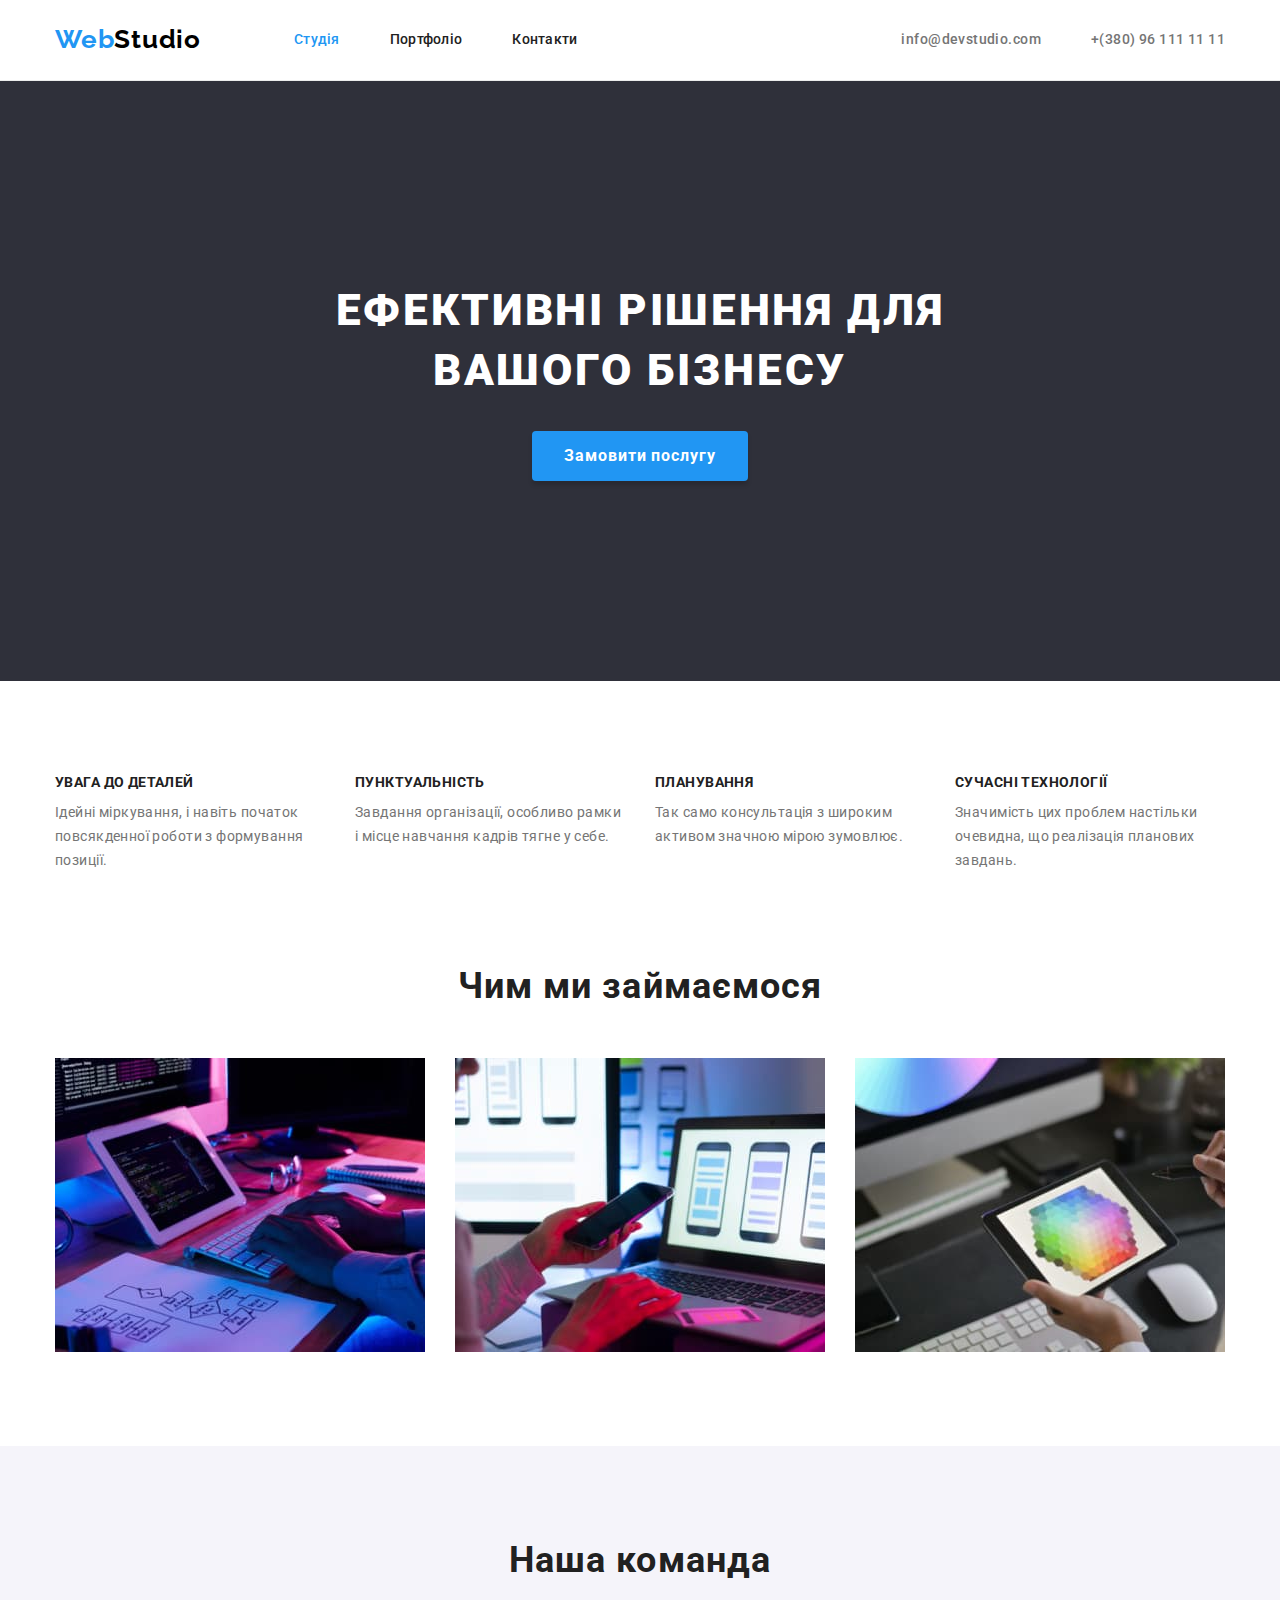
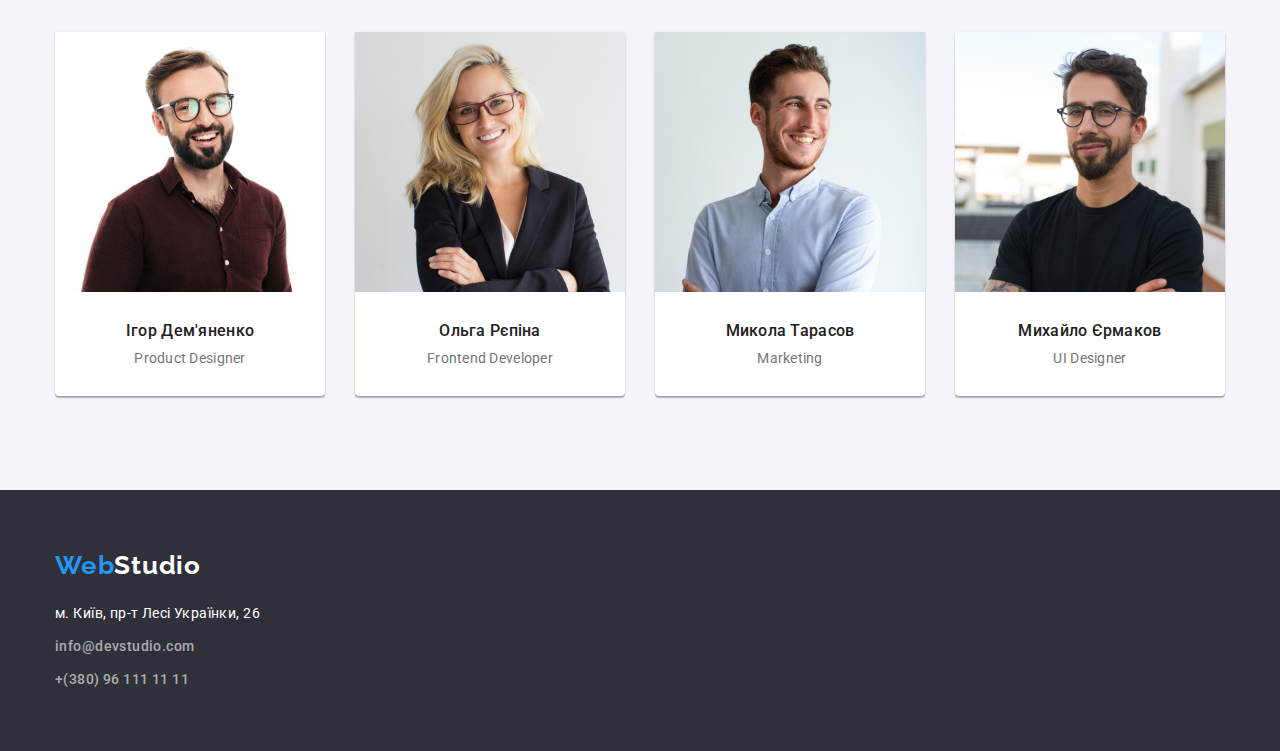
<file: index.html>
<!DOCTYPE html>
<html lang="uk">

<head>
    <meta charset="UTF-8" />
    <meta http-equiv="X-UA-Compatible" content="IE=edge" />
    <meta name="viewport" content="width=device-width, initial-scale=1.0" />
    <title>Web Studio</title>
    <link rel="preconnect" href="https://fonts.googleapis.com" />
    <link rel="preconnect" href="https://fonts.gstatic.com" crossorigin />
    <link href="https://fonts.googleapis.com/css2?family=Raleway:wght@700&family=Roboto:wght@400;500;700;900&display=swap" rel="stylesheet" />

    <link rel="stylesheet" href="https://cdnjs.cloudflare.com/ajax/libs/modern-normalize/1.1.0/modern-normalize.min.css" />

    <link rel="stylesheet" href="./css/styles.css" />
</head>

<body>
    <header class="header">
        <div class="container header-nav">
            <nav class="page-nav">
                <!--Лого-->
                <a href="/" class="logo"> <span class="accent">Web</span>Studio</a>
                <!--Навігація-->
                <ul class="page-links list">
                    <li class="item"><a href="./index.html" class="link active">Студія</a></li>
                    <li class="item"><a href="./portfolio.html" class="link">Портфоліо</a></li>
                    <li class="item"><a href="" class="link">Контакти</a></li>
                </ul>
            </nav>
            <!--Контактна інформація-->
            <ul class="contacts list">
                <li class="item"><a href="mailto:info@devstudio.com" class="e-mail">info@devstudio.com</a></li>
                <li class="item"><a href="tel:+380961111111" class="ph-number">+(380) 96 111 11 11</a></li>
            </ul>
        </div>
    </header>


    <main>
        <!--Хіро-->
        <section class="hero">
            <div class="container">
                <h1 class="hero-title">Ефективні рішення для вашого бізнесу</h1>
                <button type="button" class="button primary">Замовити послугу</button>
            </div>

        </section>
        <!--Особливості-->
        <section class="feature-section section">
            <div class="container">
                <h2 class="feature-title visually-hidden">Особливості</h2>
                <ul class="feature-list list">
                    <li class="feauters item">
                        <h3 class="title">УВАГА ДО ДЕТАЛЕЙ</h3>
                        <p class="text">
                            Ідейні міркування, і навіть початок повсякденної роботи з формування позиції.
                        </p>
                    </li>
                    <li class="feauters item">
                        <h3 class="title">ПУНКТУАЛЬНІСТЬ</h3>
                        <p class="text">
                            Завдання організації, особливо рамки і місце навчання кадрів тягне у себе.
                        </p>
                    </li>
                    <li class="feauters item">
                        <h3 class="title">ПЛАНУВАННЯ</h3>
                        <p class="text">Так само консультація з широким активом значною мірою зумовлює.</p>
                    </li>
                    <li class="feauters item">
                        <h3 class="title">СУЧАСНІ ТЕХНОЛОГІЇ</h3>
                        <p class="text">
                            Значимість цих проблем настільки очевидна, що реалізація планових завдань.
                        </p>
                    </li>
                </ul>
            </div>
        </section>
        <section class="specialisation-section section">
            <div class="container">
                <h2 class="section-title">Чим ми займаємося</h2>
                <ul class="list specialisation">
                    <li class="item"><img class="img" src=" ./images/box-image-1.jpg" alt="програмування" width="370" height="294" /></li>
                    <li class="item"><img class="img" src="./images/box-image-2.jpg" alt="тестування" width="370" height="294" /></li>
                    <li class="item"><img class="img" src="./images/box-image-3.jpg" alt="дизайн" width="370" height="294" /></li>
                </ul>
            </div>

        </section>
        <section class="section section-team">
            <div class="container ">
                <!--Наша команда-->
                <h2 class="section-title">Наша команда</h2>
                <ul class="cards list">
                    <li class="card item">
                        <img class="card-img img" src=" ./images/img-team-1.jpg " alt="учасник команди " width="270 " />
                        <div class="card-container">
                            <h3 class="card-title ">Ігор Дем'яненко</h3>
                            <p class="card-text ">Product Designer</p>
                        </div>
                    </li>
                    <li class="card item ">
                        <img class="card-img img" src="./images/img-team-2.jpg " alt="учасник команди " width="270 " />
                        <div class="card-container">
                            <h3 class="card-title ">Ольга Рєпіна</h3>
                            <p class="card-text ">Frontend Developer</p>
                        </div>
                    </li>

                    <li class="card item">
                        <img class="card-img img" src="./images/img-team-3.jpg " alt="учасник команди " width="270 " />
                        <div class="card-container">
                            <h3 class="card-title">Микола Тарасов</h3>
                            <p class="card-text">Marketing</p>
                        </div>
                    </li>
                    <li class="card item ">
                        <img class="card-img img" src="./images/img-team-4.jpg " alt="учасник команди " width="270 " />
                        <div class="card-container">
                            <h3 class="card-title">Михайло Єрмаков</h3>
                            <p class="card-text">UI Designer</p>
                        </div>
                    </li>
                </ul>
            </div>
        </section>

    </main>

    <footer>
        <div class="container ">
            <!-- Футер -->
            <a href="/ " class="logo footer "><span class="accent ">Web</span>Studio</a>
            <address>
            <span class="address ">м. Київ, пр-т Лесі Українки, 26</span>
            <ul class="contacts footer list ">
              <li class="contact-footer"><a href="mailto:info@devstudio.com " class="e-mail footer">info@devstudio.com</a></li>
              <li><a href="tel:+380961111111 " class="ph-number footer ">+(380) 96 111 11 11</a></li>
            </ul>
          </address>
        </div>
    </footer>
</body>

</html>
</file>
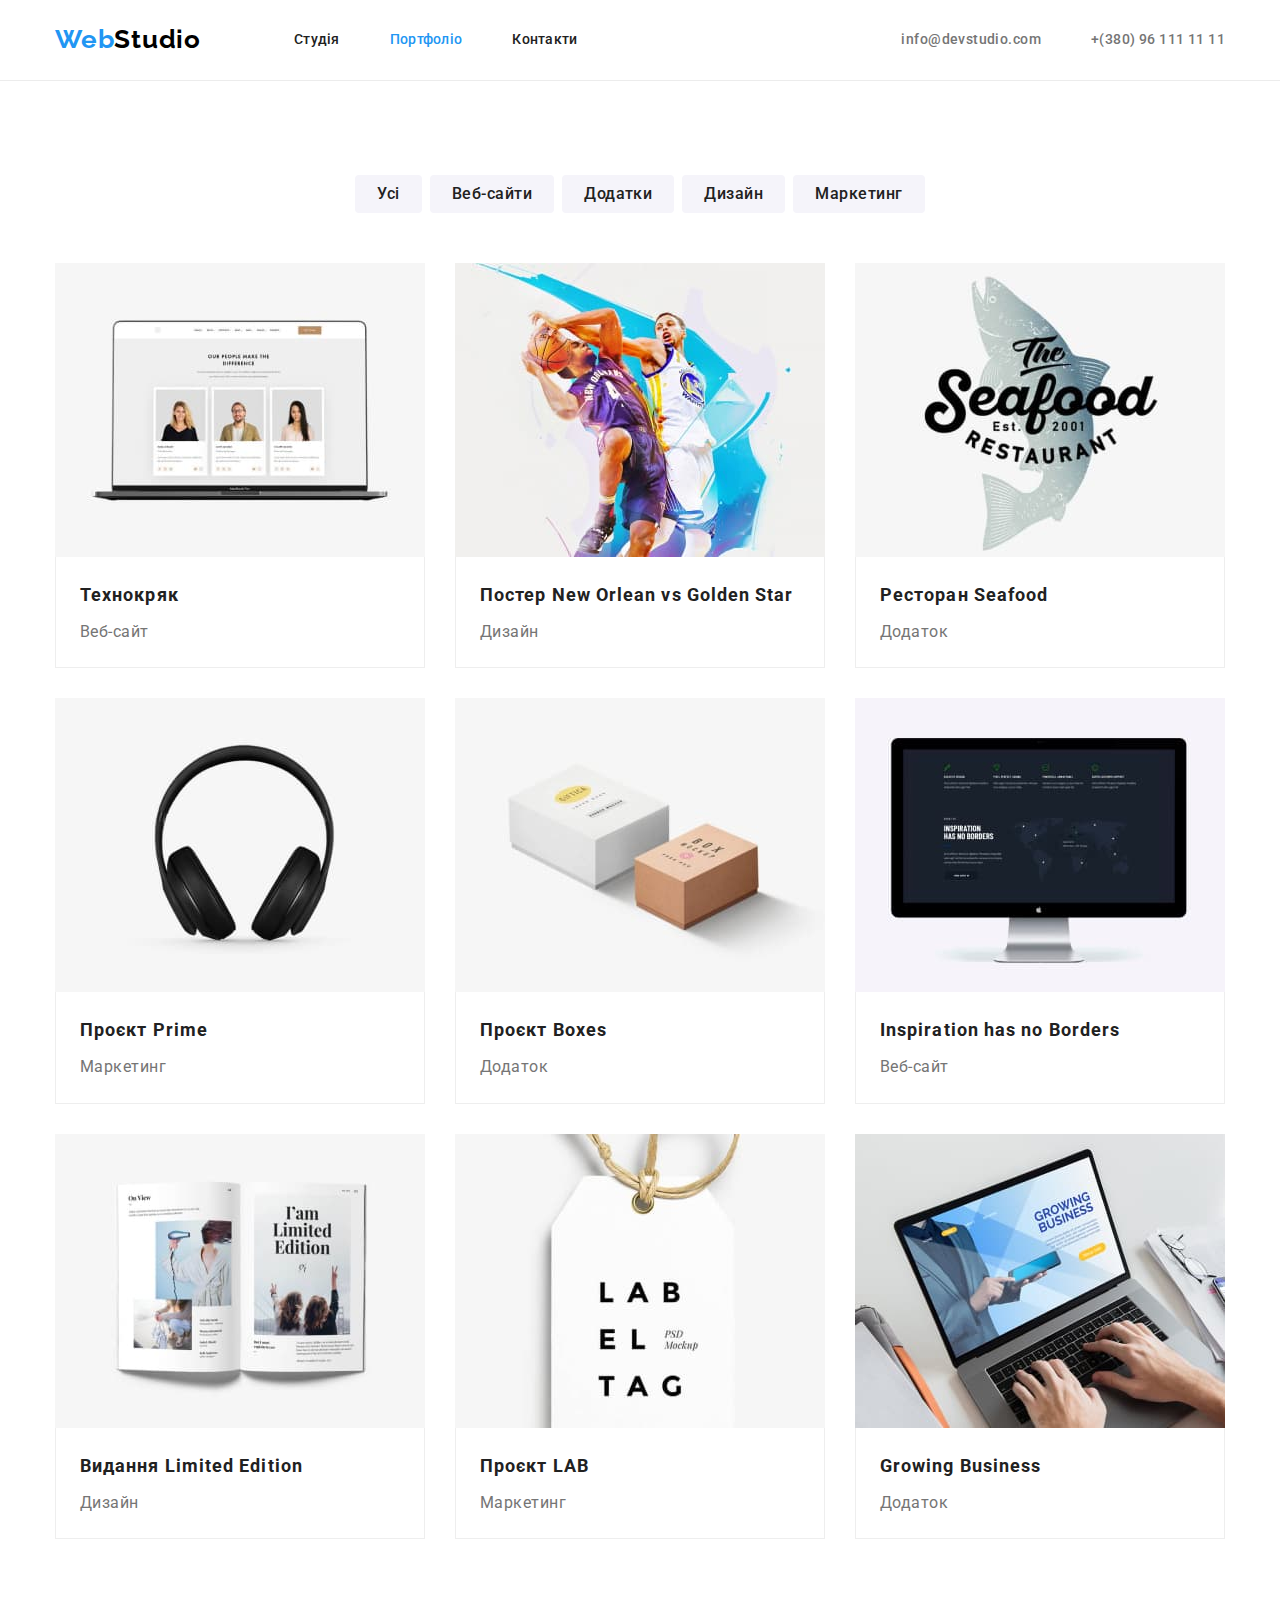
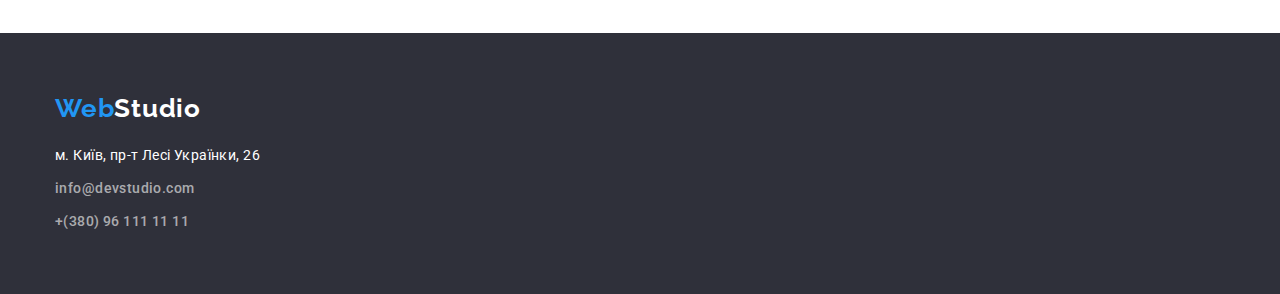
<file: portfolio.html>
<!DOCTYPE html>
<html lang="uk">

<head>
    <meta charset="UTF-8" />
    <meta http-equiv="X-UA-Compatible" content="IE=edge" />
    <meta name="viewport" content="width=device-width, initial-scale=1.0" />
    <title>Web Studio</title>
    <link rel="preconnect" href="https://fonts.googleapis.com" />
    <link rel="preconnect" href="https://fonts.gstatic.com" crossorigin />
    <link href="https://fonts.googleapis.com/css2?family=Raleway:wght@700&family=Roboto:wght@400;500;700;900&display=swap" rel="stylesheet" />

    <link rel="stylesheet" href="https://cdnjs.cloudflare.com/ajax/libs/modern-normalize/1.1.0/modern-normalize.min.css" />

    <link rel="stylesheet" href="./css/styles.css" />
</head>

<body>
    <header class="header portfolio">
        <div class="container header-nav">
            <nav class="page-nav">
                <!--Лого-->
                <a href="/" class="logo"> <span class="accent">Web</span>Studio</a>
                <!--Навігація-->
                <ul class="page-links list">
                    <li class="item"><a href="./index.html" class="link">Студія</a></li>
                    <li class="item"><a href="./portfolio.html" class="link active">Портфоліо</a></li>
                    <li class="item"><a href="" class="link">Контакти</a></li>
                </ul>
            </nav>
            <!--Контактна інформація-->
            <ul class="contacts list">
                <li class="item"><a href="mailto:info@devstudio.com" class="e-mail">info@devstudio.com</a></li>
                <li class="item"><a href="tel:+380961111111" class="ph-number">+(380) 96 111 11 11</a></li>
            </ul>
        </div>
    </header>
    <main>

        <section class="portfolio section">
            <div class="container">
                <h1 class="title visually-hidden">Список наших робіт</h1>
                <!--Фільтр-->
                <ul class="filter list">
                    <li class="item"><button type="button" class="filter-button">Усі</button></li>
                    <li class="item"><button type="button" class="filter-button">Веб-сайти</button></li>
                    <li class="item"><button type="button" class="filter-button">Додатки</button></li>
                    <li class="item"><button type="button" class="filter-button">Дизайн</button></li>
                    <li class="item"><button type="button" class="filter-button">Маркетинг</button></li>
                </ul>

                <!--Проекти-->
                <ul class="portfolio-list list">
                    <li class="portfolio-item item">
                        <a href="" class="portfolio-link"><img class="img" src="./images/portfolio-img-1.jpg" alt="технокряк" width="370" height="294" />
                            <div class="portfolio-text">
                                <h2 class="title">Технокряк</h2>
                                <p class="text">Веб-сайт</p>
                                <p></p>
                            </div>

                        </a>
                    </li>
                    <li class="portfolio-item item">
                        <a href="" class="portfolio-link"><img class="img" src="./images/portfolio-img-2.jpg" alt="постер" width="370" height="294" />
                            <div class="portfolio-text">
                                <h2 class="title">Постер New Orlean vs Golden Star</h2>
                                <p class="text">Дизайн</p>
                                <p></p>
                        </a>
                    </li>
                    <li class="portfolio-item item">
                        <a href="" class="portfolio-link">
                            <img class="img" src=" ./images/portfolio-img-3.jpg" alt="ресторан" width="370" height="294" />
                            <div class="portfolio-text">
                                <h2 class="title">Ресторан Seafood</h2>
                                <p class="text">Додаток</p>
                                <p></p>
                            </div>
                        </a>
                    </li>
                    <li class="portfolio-item item">
                        <a href="" class="portfolio-link"><img class="img" src="./images/portfolio-img-4.jpg" alt="проєкт" width="370" height="294" />
                            <div class="portfolio-text">
                                <h2 class="title">Проєкт Prime</h2>
                                <p class="text">Маркетинг</p>
                                <p></p>
                            </div>
                        </a>
                    </li>
                    <li class="portfolio-item item">
                        <a href="" class="portfolio-link"><img class="img" src="./images/portfolio-img-5.jpg" alt="коробка" width="370" height="294" />
                            <div class="portfolio-text">
                                <h2 class="title">Проєкт Boxes</h2>
                                <p class="text">Додаток</p>
                                <p></p>
                            </div>

                        </a>
                    </li>
                    <li class="portfolio-item item">
                        <a href="" class="portfolio-link"><img class="img" src="./images/portfolio-img-6.jpg" alt="комп 'ютер" width="370" height="294" />
                            <div class="portfolio-text">
                                <h2 class="title">Inspiration has no Borders</h2>
                                <p class="text">Веб-сайт</p>
                                <p></p>
                            </div>

                        </a>
                    </li>
                    <li class="portfolio-item item">
                        <a href="" class="portfolio-link"><img class="img" src=" ./images/portfolio-img-7.jpg" alt="книжка" width="370" height="294" />
                            <div class="portfolio-text">
                                <h2 class="title">Видання Limited Edition</h2>
                                <p class="text">Дизайн</p>
                                <p></p>
                            </div>

                        </a>
                    </li>
                    <li class="portfolio-item item">
                        <a href="" class="portfolio-link"><img class="img" src="./images/portfolio-img-8.jpg" alt="лейбл" width="370" height="294" />
                            <div class="portfolio-text">
                                <h2 class="title">Проєкт LAB</h2>
                                <p class="text">Маркетинг</p>
                                <p></p>
                            </div>

                        </a>
                    </li>
                    <li class="portfolio-item item">
                        <a href="" class="portfolio-link"><img class="img" src=" ./images/portfolio-img-9.jpg " alt="програмування на ноутбуці" width="370" height="294" />
                            <div class="portfolio-text">
                                <h2 class="title">Growing Business</h2>
                                <p class="text">Додаток</p>
                                <p></p>
                            </div>

                        </a>
                    </li>
                </ul>
                </div>

        </section>
    </main>

    <footer>
        <div class="container">
            <!-- Футер -->
            <a href="/ " class="logo footer"><span class="accent ">Web</span>Studio</a>
            <address>
            <span class="address">м. Київ, пр-т Лесі Українки, 26</span>
            <ul class="contacts footer list">
              <li class="contact-footer"><a href="mailto:info@devstudio.com " class="e-mail footer">info@devstudio.com</a></li>
              <li><a href="tel:+380961111111 " class="ph-number footer">+(380) 96 111 11 11</a></li>
            </ul>
          </address>
        </div>
    </footer>
</body>

</html>
</file>
<file: css/styles.css>
:root {
    --primary-text-color: #757575;
    --title-text-color: #212121;
    --white-for-links: rgba(255, 255, 255, 0.6);
    --blue-for-button-accent: #188ce8;
    --accent-color: #2196f3;
    --primary-white-color: #ffffff;
    --white-for-bg: #f5f4fa;
    --black-color: #000000;
    --black-for-bg: #2f303a;
    --border-header-color: #ececec;
    --border-portfolio-color: #EEEEEE;
}

body {
    font-family: 'Roboto', sans-serif;
    font-size: 14px;
    line-height: 1.14;
    letter-spacing: 0.02em;
    color: var(--primary-text-color);
    background-color: var(--primary-white-color);
}

h1,
h2,
h3,
h4,
h5,
h6,
p,
ul {
    margin: 0;
}

.container {
    width: 1200px;
    padding: 0 15px;
    margin-left: auto;
    margin-right: auto;
}

.visually-hidden {
    position: absolute;
    width: 1px;
    height: 1px;
    margin: -1px;
    border: 0;
    padding: 0;
    white-space: nowrap;
    clip-path: inset(100%);
    clip: rect(0 0 0 0);
    overflow: hidden;
}


/* Студія */

.page-links {
    display: flex;
}

.contacts.list {
    display: flex;
}

.page-nav {
    display: flex;
    align-items: center;
}

.page-links .link {
    display: inline-block;
    padding: 32px 0;
}

.header-nav {
    display: flex;
    justify-content: space-between;
    align-items: center;
}

.page-links .item+.item,
.contacts.list .item+.item {
    margin-left: 50px;
}

.page-links .logo {
    padding: 0;
    margin: 0;
}

.list {
    list-style: none;
    padding: 0;
    margin: 0;
}

.section {
    padding-top: 94px;
    padding-bottom: 94px;
}

.page-links {
    margin-left: 93px;
}

.link,
.logo,
.contacts a {
    text-decoration: none;
}


/* Лого */

.logo {
    color: var(--black-color);
    font-family: 'Raleway', sans-serif;
    font-weight: 700;
    font-size: 26px;
    line-height: 1.2;
    letter-spacing: 0.03em;
    cursor: pointer;
}


/* Навігація */

.logo>.accent {
    color: var(--accent-color);
}

.link {
    font-weight: 500;
    color: var(--title-text-color);
}

.link.active {
    color: var(--accent-color);
}

.link:hover,
.link:focus {
    color: var(--accent-color);
    cursor: pointer;
}


/* Контактна інформація */

li>.e-mail,
li>.ph-number {
    font-weight: 500;
    color: var(--primary-text-color);
}

li .e-mail:hover,
li .e-mail:focus,
li .ph-number:hover,
li .ph-number:focus {
    color: var(--accent-color);
    cursor: pointer;
}


/* Хіро */

.hero {
    background-color: var(--black-for-bg);
    text-align: center;
    padding-top: 200px;
    padding-bottom: 200px;
}

.hero-title {
    max-width: 696px;
    margin: 0 auto;
    margin-bottom: 30px;
    color: var(--primary-white-color);
    font-weight: 900;
    font-size: 44px;
    line-height: 1.36;
    text-align: center;
    letter-spacing: 0.06em;
    text-transform: uppercase;
}

.button {
    border: transparent;
    color: var(--primary-white-color);
    background-color: var(--accent-color);
    padding: 10px 32px;
    box-shadow: 0px 4px 4px rgba(0, 0, 0, 0.15);
    border-radius: 4px;
    font-weight: 700;
    font-size: 16px;
    line-height: 1.9;
    text-align: center;
    letter-spacing: 0.06em;
    cursor: pointer;
}

.button:hover,
.button:focus {
    box-shadow: 0px 4px 4px rgba(0, 0, 0, 0.15);
    border-radius: 4px;
    background-color: var(--blue-for-button-accent);
    cursor: pointer;
}


/* Особливості */

.feature-list {
    display: flex;
}

.feature-list .item+.item {
    margin-left: 30px;
}

.feauters {
    width: 270px;
}

.feauters>.title {
    margin-bottom: 10px;
    color: var(--title-text-color);
    font-weight: 700;
    font-size: 14px;
    letter-spacing: 0.03em;
}

.feauters>.text {
    line-height: 1.7;
    letter-spacing: 0.03em;
}

.specialisation-section {
    padding-top: 0px;
}

.section-title {
    margin-bottom: 50px;
    color: var(--title-text-color);
    font-weight: 700;
    font-size: 36px;
    line-height: 1.16;
    text-align: center;
    letter-spacing: 0.03em;
}


/* Спеціалізація */

.specialisation {
    display: flex;
}

.specialisation .item+.item {
    margin-left: 30px;
}


/* Наша команда */

.section-team {
    background-color: var(--white-for-bg);
}

.cards.list {
    display: flex;
    text-align: center;
}

.cards .item+.item {
    margin-left: 30px;
}

.card {
    background-color: var(--primary-white-color);
    box-shadow: 0px 1px 3px rgba(0, 0, 0, 0.12), 0px 1px 1px rgba(0, 0, 0, 0.14), 0px 2px 1px rgba(0, 0, 0, 0.2);
    border-radius: 0px 0px 4px 4px;
}

.card>.card-title,
.card>.card-text {
    font-size: 16px;
    line-height: 1.18;
    letter-spacing: 0.03em;
}

.card-title {
    margin-bottom: 10px;
    color: var(--title-text-color);
    font-weight: 500;
}

.card-container {
    padding-top: 30px;
    padding-bottom: 30px;
}


/* Футер */

footer {
    padding-top: 60px;
    padding-bottom: 60px;
    background-color: var(--black-for-bg);
}

footer .logo,
footer .address {
    color: var(--primary-white-color);
}

footer a,
footer .address {
    display: block;
}

footer .logo {
    margin-bottom: 20px;
}

footer .address,
.contact-footer {
    margin-bottom: 9px;
}

address>.address,
.e-mail,
.ph-number {
    font-style: normal;
    line-height: 1.71;
    letter-spacing: 0.03em;
}

.contacts.footer {
    display: block;
}

.footer.e-mail,
.footer.ph-number {
    color: var(--white-for-links);
}


/* Портфоліо */

.header {
    border-bottom: 1px solid var(--border-header-color);
}

.header.porfolio {
    margin-bottom: 94px;
}


/* Фільтр */

.filter {
    display: flex;
    justify-content: center;
    margin-bottom: 50px;
}

.filter .item+.item {
    margin-left: 8px;
}

.filter-button {
    border: transparent;
    border-radius: 4px;
    padding: 6px 22px;
    color: var(--title-text-color);
    background-color: var(--white-for-bg);
    font-weight: 500;
    font-size: 16px;
    line-height: 1.62;
    text-align: center;
    letter-spacing: 0.03em;
    cursor: pointer;
}

.filter-button:hover,
.filter-button:focus {
    color: var(--primary-white-color);
    background-color: var(--accent-color);
    cursor: pointer;
}


/* Проекти */

.portfolio-list {
    display: flex;
    flex-wrap: wrap;
}

.portfolio-item {
    width: 370px;
    box-sizing: border-box;
    margin-right: 30px;
    margin-bottom: 30px;
}

.img {
    display: block;
}

.portfolio-text {
    padding: 20px 24px;
    border-right: 1px solid var(--border-portfolio-color);
    border-bottom: 1px solid var(--border-portfolio-color);
    border-left: 1px solid var(--border-portfolio-color);
}

.portfolio-list>.portfolio-item:nth-last-child(3n+1) {
    margin-right: 0;
}

.portfolio-list>.portfolio-item:nth-last-child(-n + 3) {
    margin-bottom: 0;
}

.portfolio-link {
    text-decoration: none;
}

.portfolio-link .title {
    margin-bottom: 4px;
    color: var(--title-text-color);
    font-weight: 700;
    font-size: 18px;
    line-height: 2;
    letter-spacing: 0.06em;
}

.portfolio-link .text {
    color: var(--primary-text-color);
    font-size: 16px;
    line-height: 1.9;
    letter-spacing: 0.03em;
}
</file>
